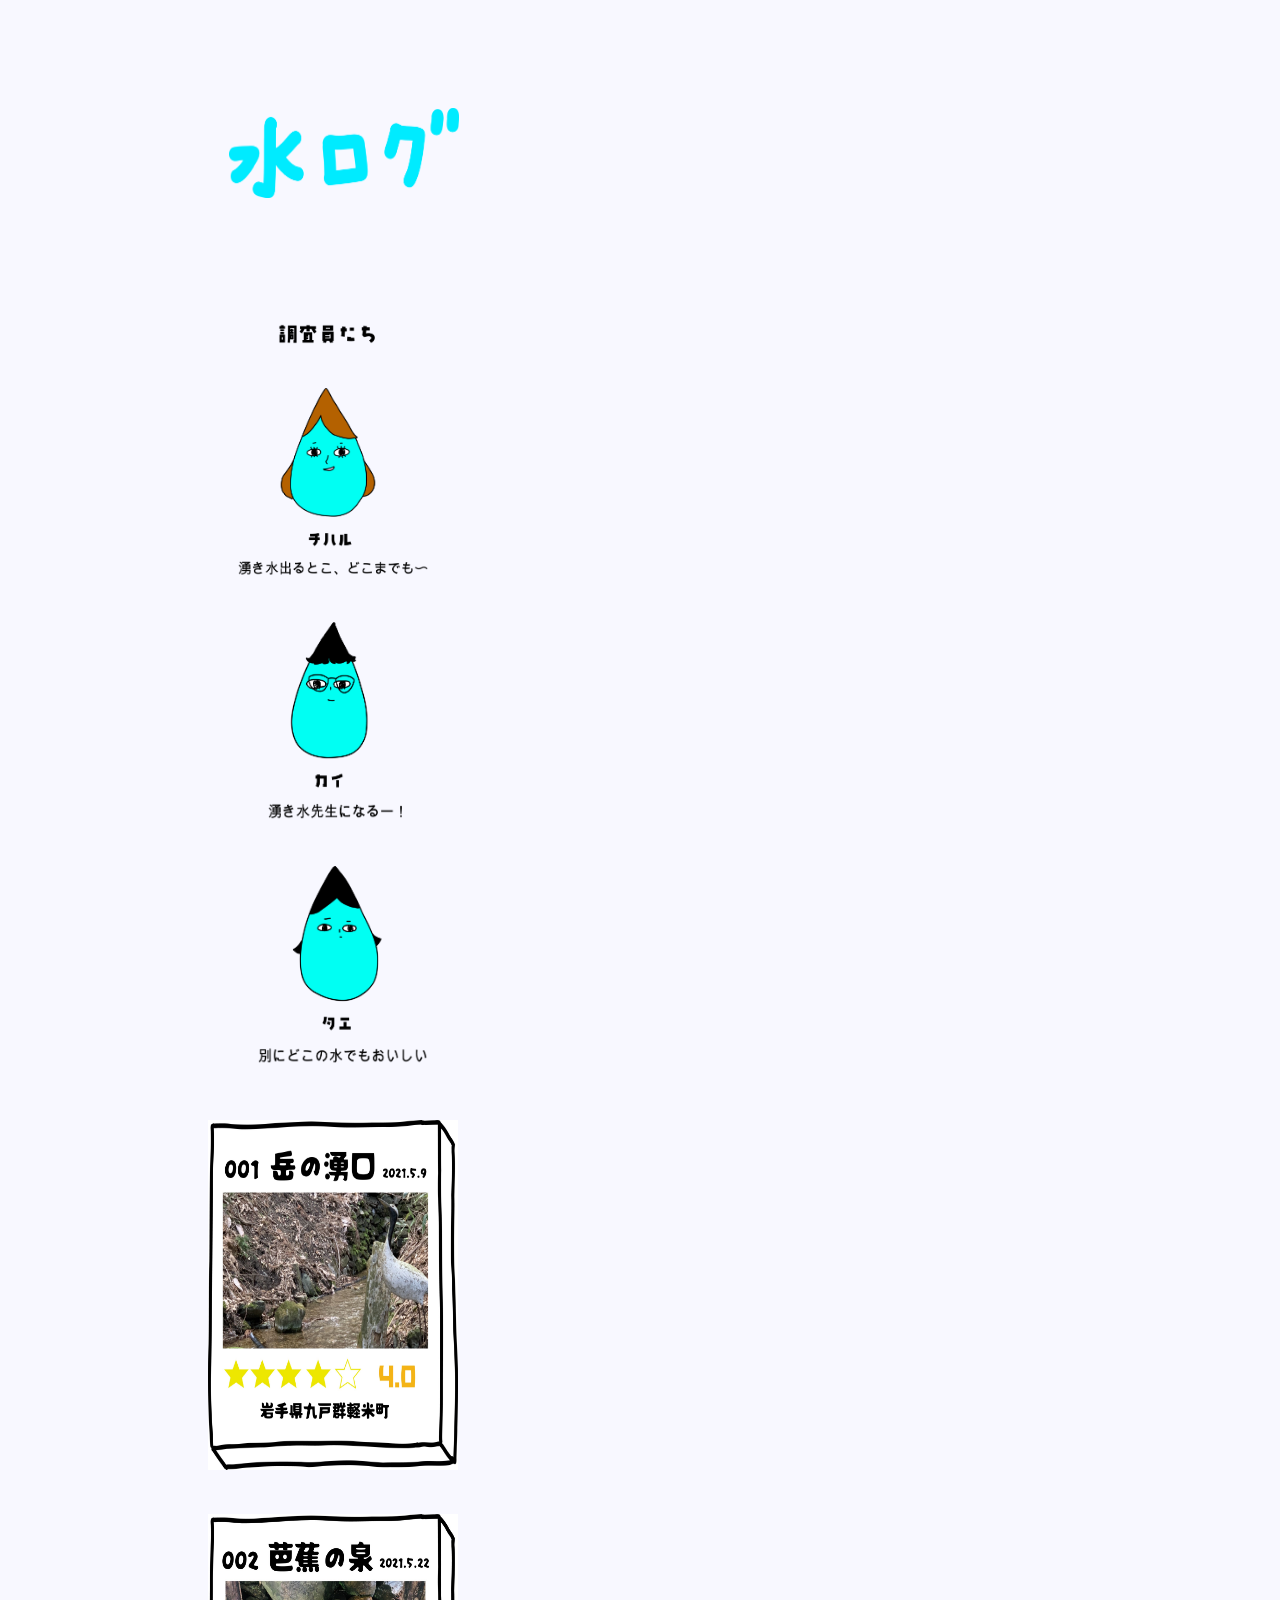
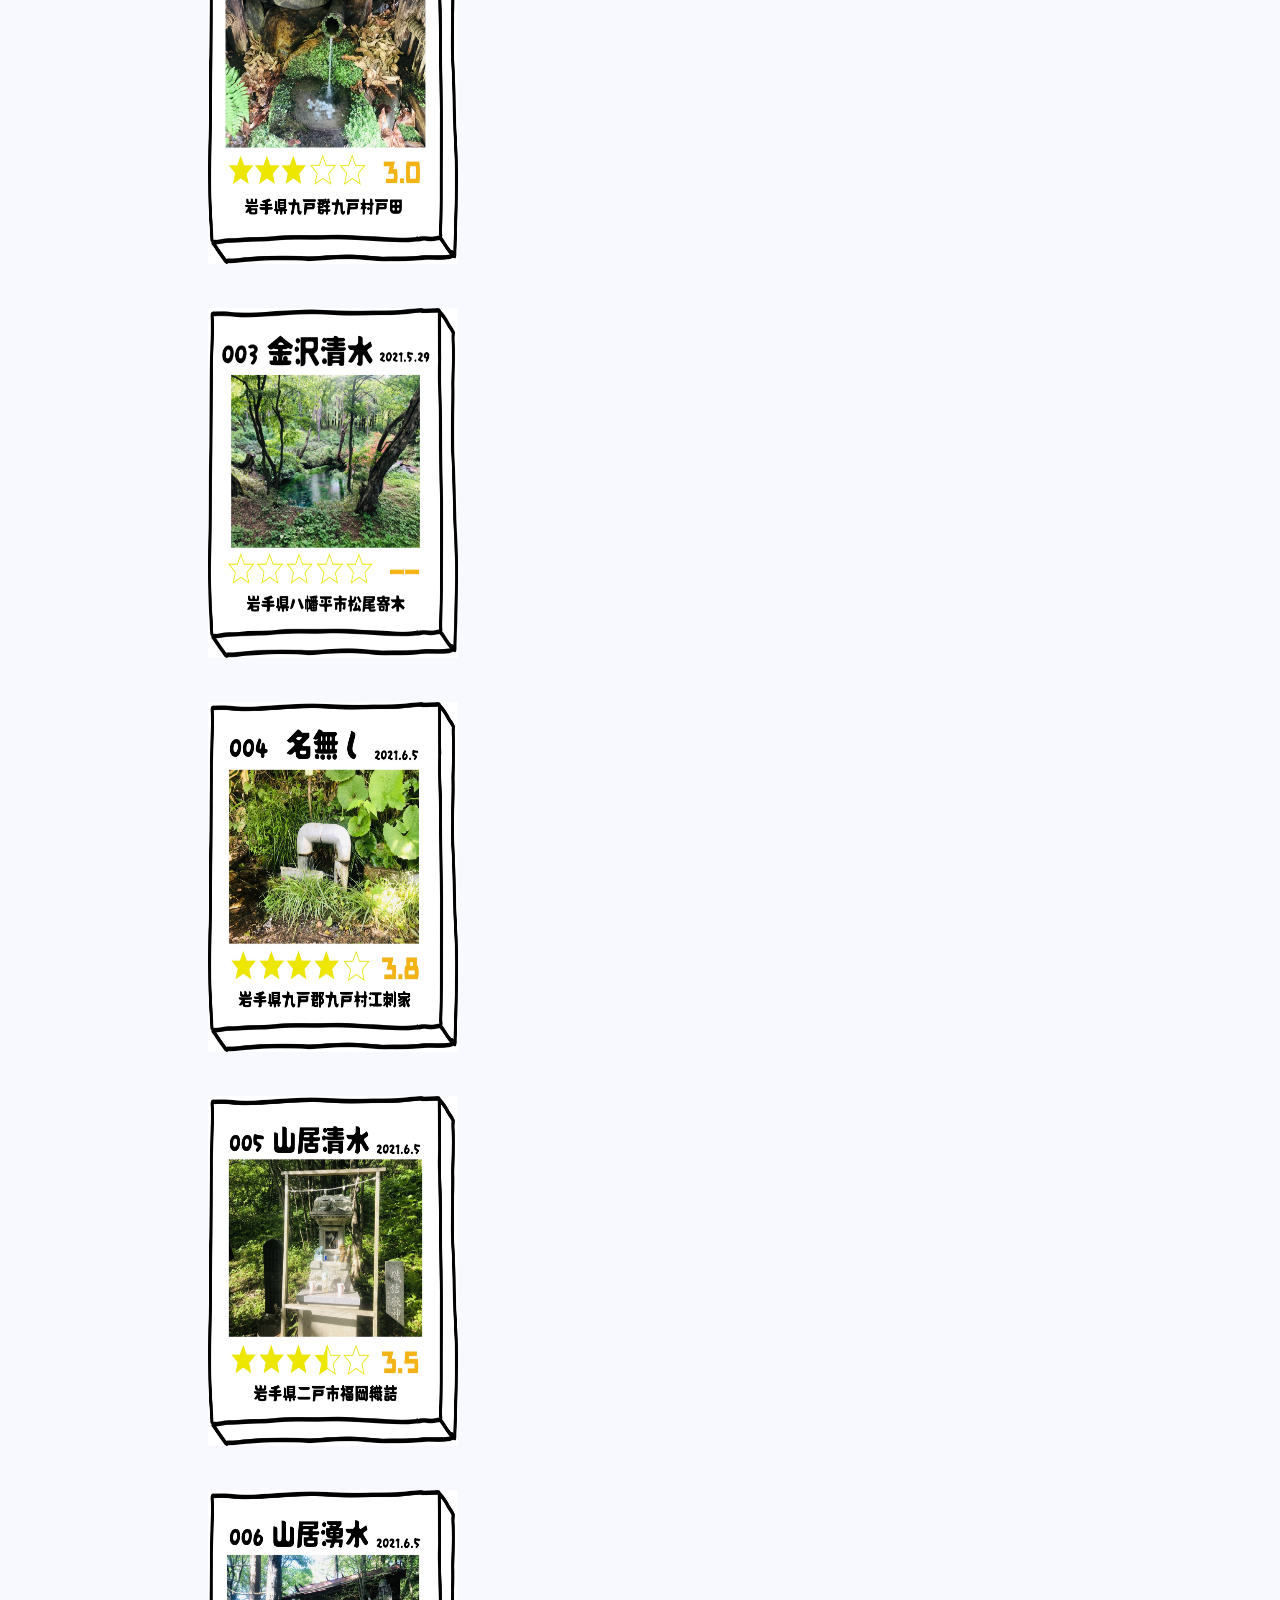
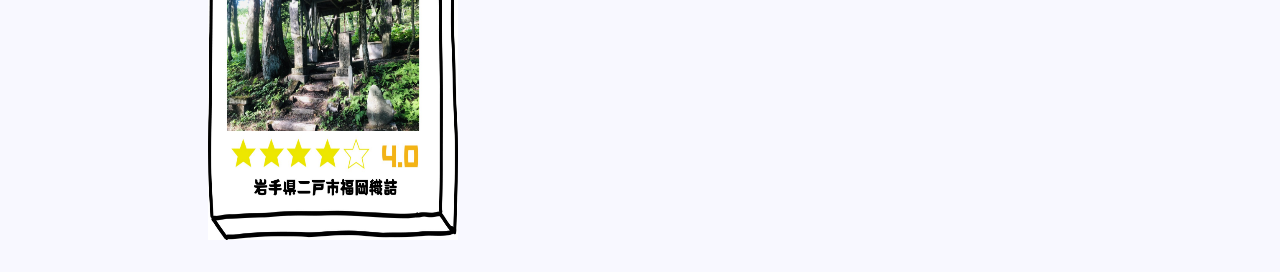
<file: index.html>
<!DOCTYPE html>
<html>
<head>
    <meta charset="UTF-8">
    <link rel="stylesheet" href="stylesheet.css"> 
    <title>水ログ</title>

    <!--<meta name="viewport"
   content="width=320,
      height=480,
      initial-scale=1.0,
      minimum-scale=1.0,
      maximum-scale=2.0,
      user-scalable=yes" />-->

</head>
<body>
    <!--<header>
    <h1 class="headline">山登
    </h1>
    </header>-->
 <div class="a">
 　<img src="img/000.png"alt="img">
 </div>
 <div class="b">
   <img src="img/100.png"alt="img">
 </div>
 <div class="c">
   <img src="img/101.png"alt="img">
 </div>
 <div class="d">
   <img src="img/102.png"alt="img">
 </div>
 <div class="e">
   <img src="img/103.png"alt="img">
 </div>


 <div class="mizu">
   <a href="001.html"><img src="img/001.JPG"alt=""></a>
   <a href="002.html"><img src="img/002.JPG"alt=""></a>
   <a href="002.html"><img src="img/003.JPG"alt=""></a>
   <a href="002.html"><img src="img/004.JPG"alt=""></a>
   <a href="002.html"><img src="img/005.JPG"alt=""></a>
   <a href="002.html"><img src="img/006.JPG"alt=""></a>
 </div>
 

</body>
</html>
</file>
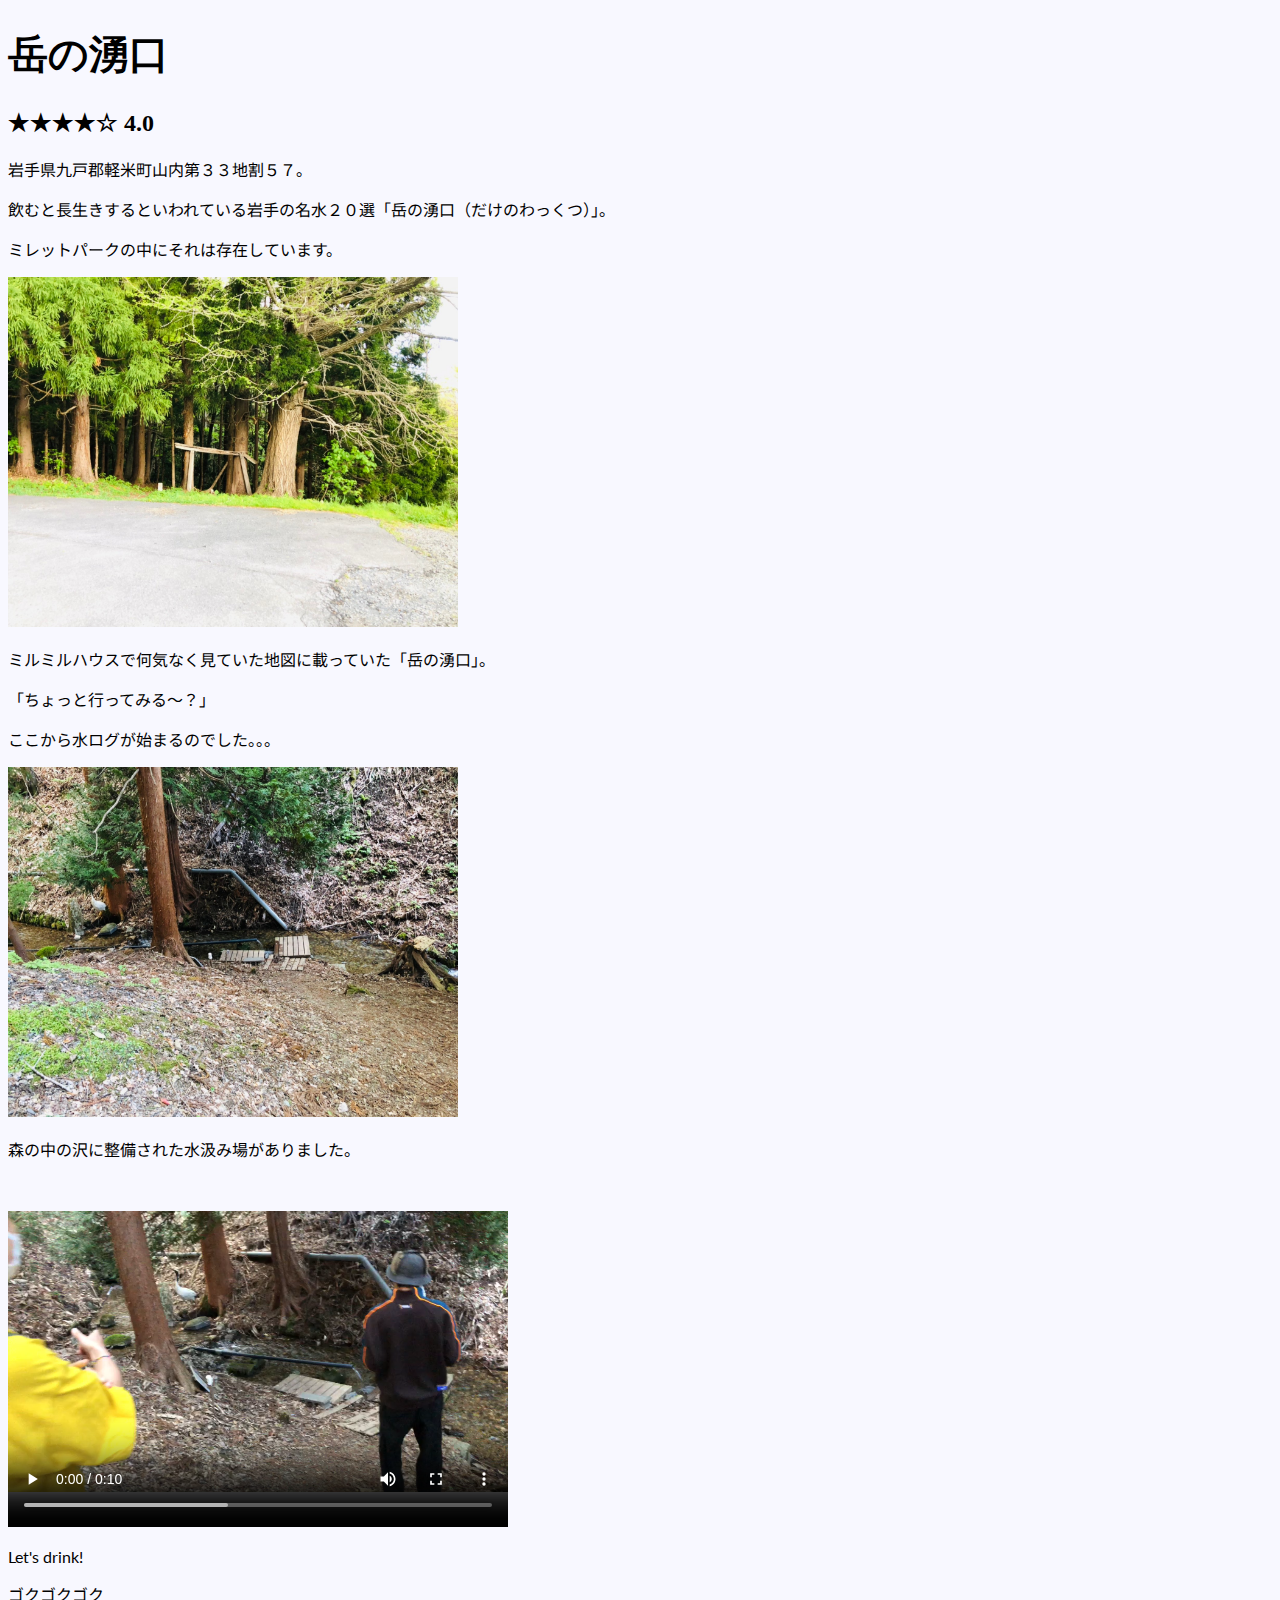
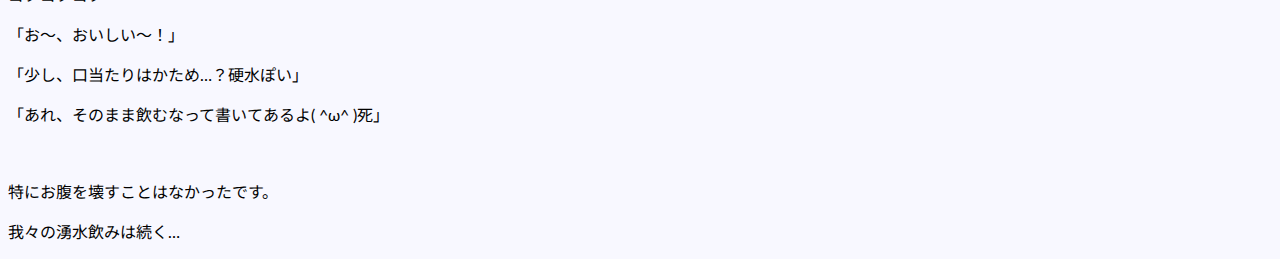
<file: 001.html>
<!DOCTYPE html>
<html>
<head>
    <meta charset="UTF-8">
    <link rel="stylesheet" href="001.css"> 
    <title>水ログ</title>
    <link href="https://fonts.googleapis.com/css?family=Lato:400,700|Noto+Sans+JP:400,700" rel="stylesheet">
</head>
<body>
    <!--<header>
     <h1 class="headline">山登
     </h1>
    </header>-->

    <div class="main">
     <h1>岳の湧口</h1>
     <h2>★★★★☆ 4.0</h2>
    
  
     <p>岩手県九戸郡軽米町山内第３３地割５７。</p>
     <p>飲むと長生きするといわれている岩手の名水２０選「岳の湧口（だけのわっくつ）」。</p>
     <p>ミレットパークの中にそれは存在しています。</p>
     <img src="img/001-1.JPG"><br> 
     </div>  


     
      <p>ミルミルハウスで何気なく見ていた地図に載っていた「岳の湧口」。</p>
      <p>「ちょっと行ってみる〜？」</p>
      <p> ここから水ログが始まるのでした。。。</p>
     
     
      <img src="img/001-2.JPG"><br>

      <p> 森の中の沢に整備された水汲み場がありました。</p>

      <video src="img/001-3.MP4"controls></video>

      <p>Let's drink!</p>
      <p>ゴクゴクゴク</p>

      <p>「お〜、おいしい〜！」</p>
      <p>「少し、口当たりはかため…？硬水ぽい」</p>
      <p>「あれ、そのまま飲むなって書いてあるよ( ^ω^ )死」</p>

　　　　<p>特にお腹を壊すことはなかったです。</p>

      <p>我々の湧水飲みは続く…<p/>
     
</body>
</html>
</file>
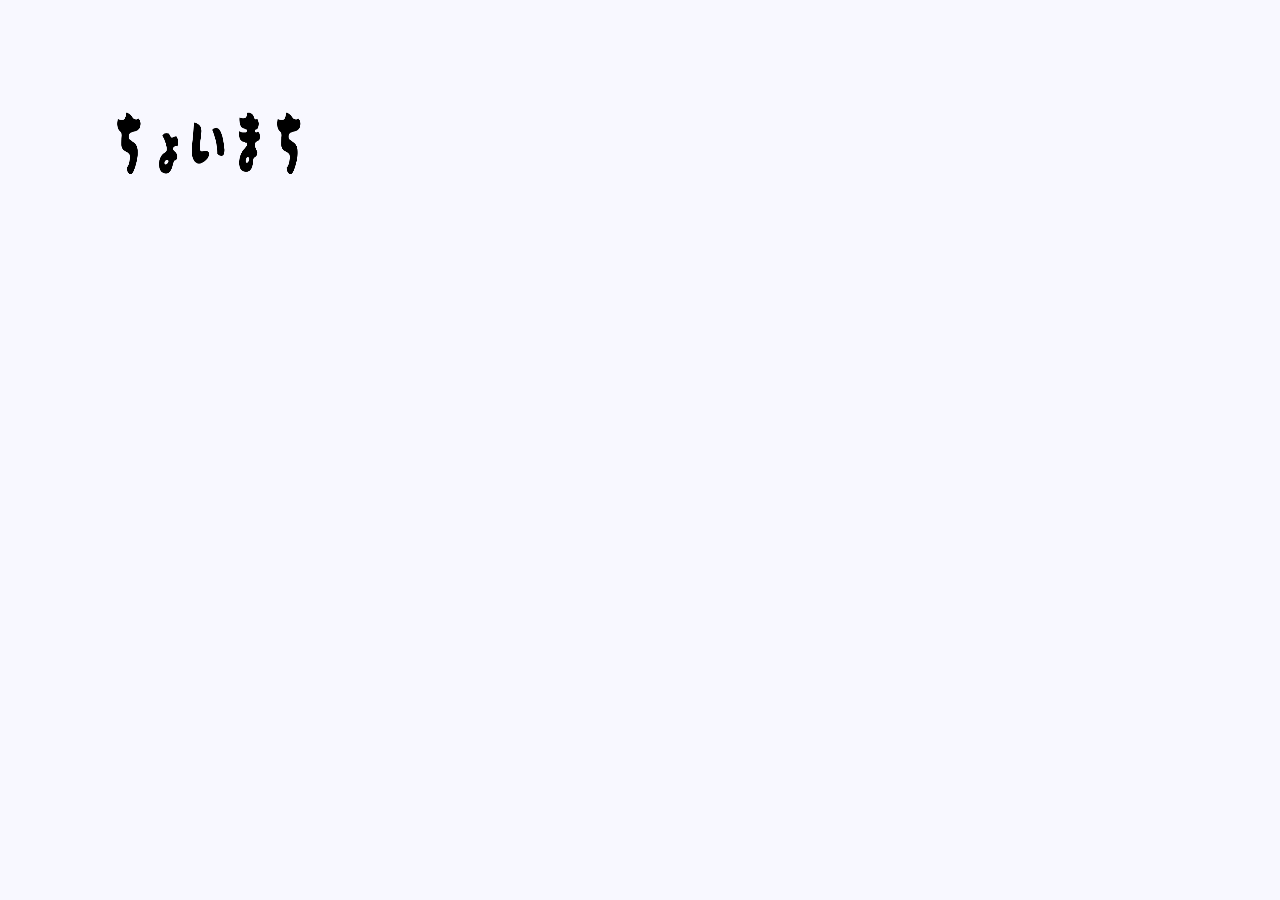
<file: 002.html>
<!DOCTYPE html>
<html>
<head>
    <meta charset="UTF-8">
    <link rel="stylesheet" href="002.css"> 
    <title>水ログ</title>
    <link href="https://fonts.googleapis.com/css?family=Lato:400,700|Noto+Sans+JP:400,700" rel="stylesheet">
</head>
<body>

   <img src="img/zzz.png"><br> 
    <!--<header>
     <h1 class="headline">山登
     </h1>
    </header>-->

    <!--<div class="main">
     <h1>岳の湧口</h1>
    
  
     <p>岩手県九戸郡軽米町山内第３３地割５７。</p>
     <p>飲むと長生きするといわれている岩手の名水２０選「岳の湧口（だけのわっくつ）」。</p>
     <p>ミレットパークの中にそれは存在しています。</p>
     <img src="img/001-1.JPG"><br> 
     </div>  -->


     
</body>
</html>
</file>
<file: stylesheet.css>
@charset "UTF-8";
body {color:black;}
body {background-color:#f8f8ff;}
body{width:670px;}

h1{font-size: 40px;}
/*.headline { color: white; background:#006400;width: 1254px;
	          padding:20px 0px 15px 10px;margin-bottom: 10px}*/
.a img{width:230px;height:90px;margin: 100px;margin-left: 205px;}
.b img{width:100px;height:20px;margin: 20px;margin-left: 270px;}	
.c img{width:190px;height:190px;margin-left: 300px;margin: 20px;margin-left: 230px;}
.d img{width:140px;height:200px;margin-left: 300px;margin: 20px;margin-left: 260px;}
.e img{width:170px;height:200px;margin-left: 300px;margin: 20px;margin-left: 250px;margin-bottom: 30px}

.mizu img{width:250px;height:350px;margin: 20px;margin-left: 200px;}

a:hover img{transform: translateY(0.5em);}
</file>
<file: 001.css>
@charset "UTF-8";
body {color:black;}
body {background-color:#f8f8ff;}
body{width:670px;}

h1{font-size: 40px;}
.headline { color: white; background:#006400;width: 1254px;
	          padding:20px 0px 15px 10px;margin-bottom: 10px;}

img{width:450px;height:350px;}
video{width:500px;height:350px;}

.maeoki{margin-top:40px;margin-bottom:60px;font-size:18px;}



p{font-family: 'Lato', 'Noto Sans JP', 'ヒラギノ角ゴ ProN', 'Hiragino Kaku Gothic ProN', 'メイリオ', Meiryo, 'ＭＳ Ｐゴシック', 'MS PGothic', sans-serif;}
</file>
<file: 002.css>
@charset "UTF-8";
body {color:black;}
body {background-color:#f8f8ff;}
body{width:670px;}

img{width:200px;height:80px;margin: 100px;}

p{font-family: 'Lato', 'Noto Sans JP', 'ヒラギノ角ゴ ProN', 'Hiragino Kaku Gothic ProN', 'メイリオ', Meiryo, 'ＭＳ Ｐゴシック', 'MS PGothic', sans-serif;}
</file>
